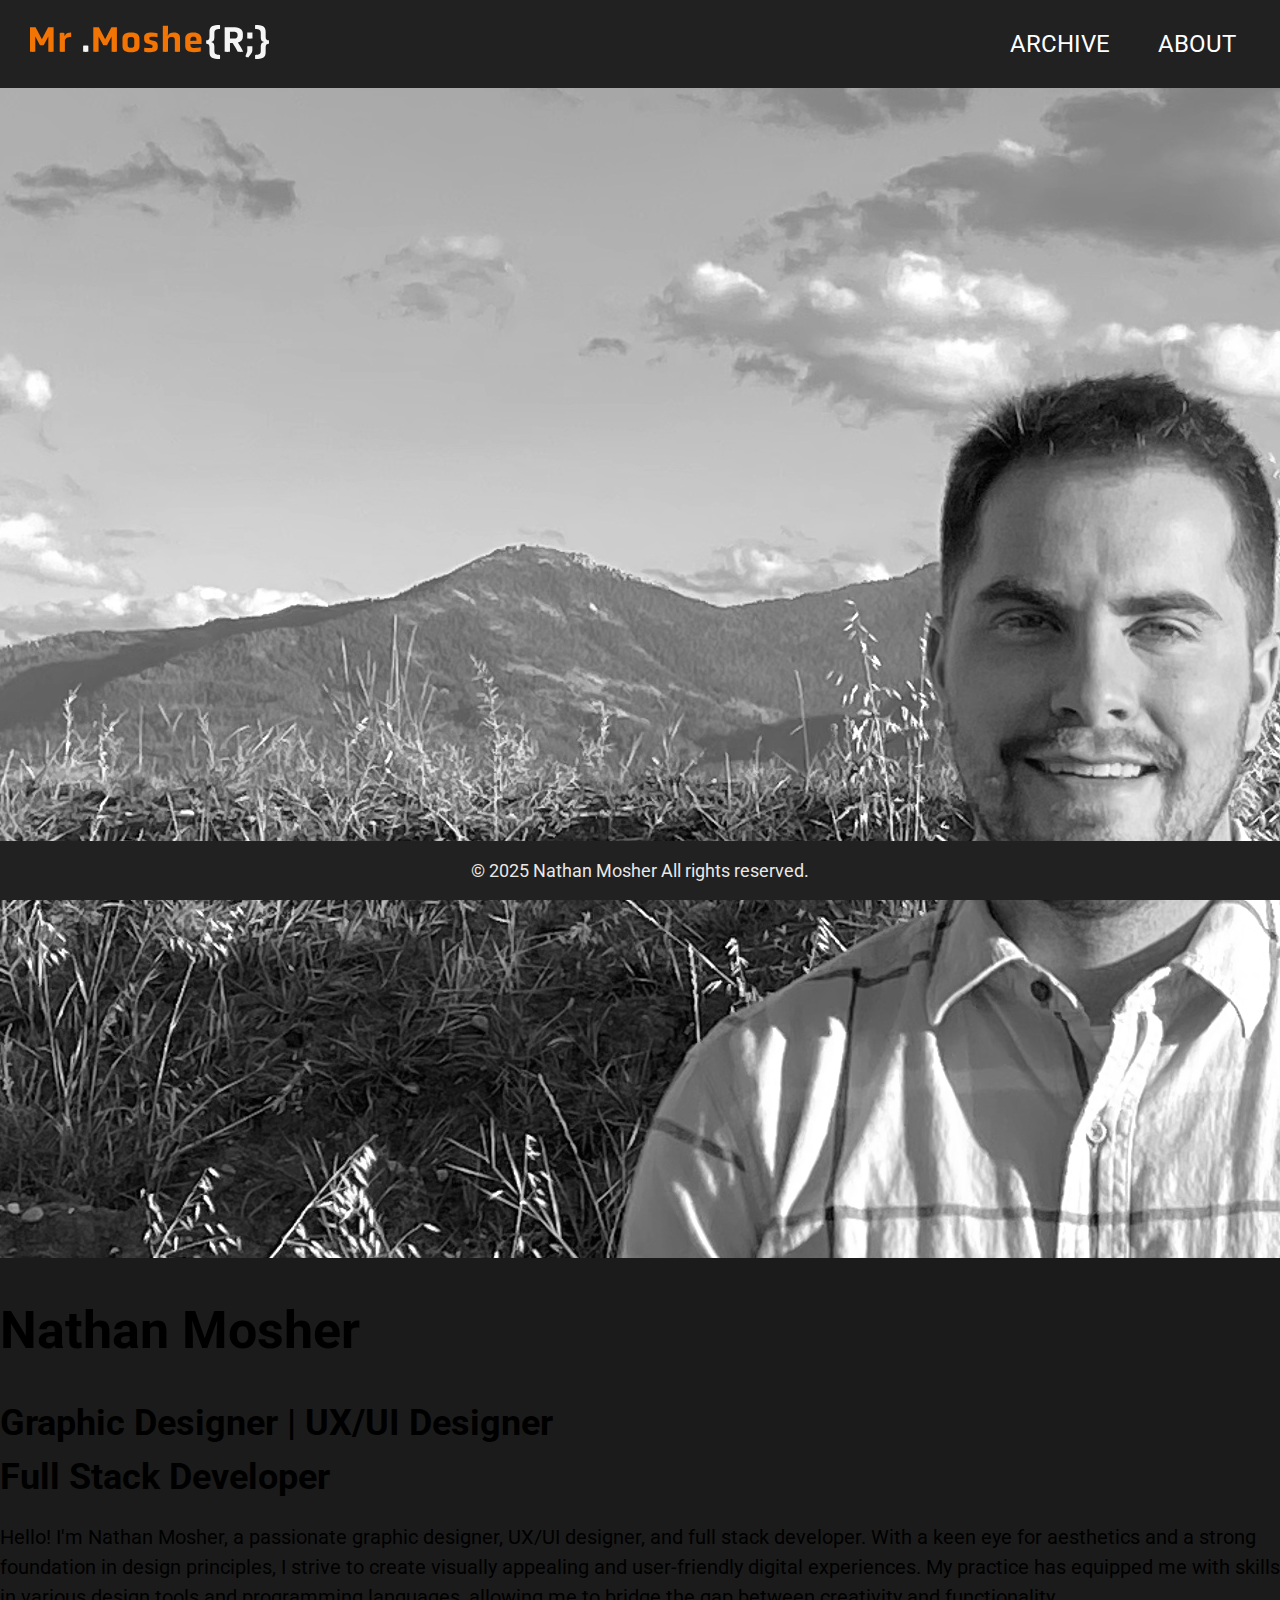
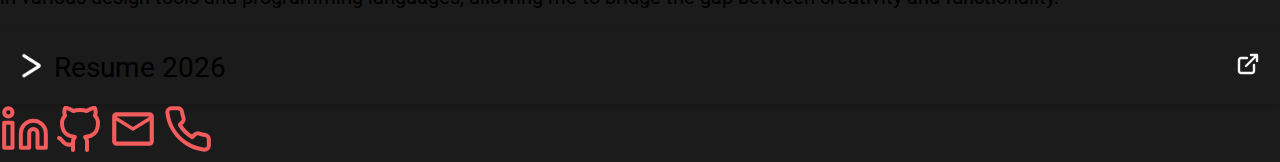
<file: about.html>
<!DOCTYPE html>
<html lang="en">
    <head>
        <meta charset="UTF-8">
        <meta name="viewport" content="width=device-width, initial-scale=1.0">
        <title>Portfolio</title>
        <link rel="icon" type="image/png" sizes="32x26" href="src/img/favicon-32x26.png">
        <link rel="stylesheet" href="src/css/main.css" />
        <link rel="stylesheet" href="src/css/about.css" />
        <script src="src/js/main.js"></script>
    </head>
    <body>
        <header class="site-header">
            <nav class="navbar">
                <div class="navlogo">
                    <a href="index.html"><img src="src/img/navlogo.svg" alt="Logo"/></a>
                </div>
                <button class="hamburger">
                    <span></span>
                    <span></span>
                    <span></span>
                </button>
                <ul class="nav-menu">
                    <li><a href="archive.html">ARCHIVE</a></li>
                    <li><a href="about.html">ABOUT</a></li>
                </ul>
            </nav>
        </header>
        <main>
            <div class="head-image">
                <img src="src/img/about-photo-right.jpg" alt="personal photo"/>
                    <h2 class="name-header">Nathan Mosher</h4>
                    <h4 class="tagline">Graphic Designer | UX/UI Designer <br> Full Stack Developer</h5>
                    <p>Hello! I'm Nathan Mosher, a passionate graphic designer, UX/UI designer, and full stack developer. With a keen eye for aesthetics and a strong foundation in design principles, I strive to create visually appealing and user-friendly digital experiences. My practice has equipped me with skills in various design tools and programming languages, allowing me to bridge the gap between creativity and functionality.</p>
            </div>

            <!-- Full-Width Dropdown Bar -->
            <div class="resume-bar">
                <div class="bar-header">
                    <!-- Group the arrow and subheader together on the left -->
                    <div class="header-left">
                        <span class="dropbtn"><img src="src/img/arrow-icon.png" class="arrow" alt="Arrow Down"></span>
                        <h4 class="subheader">Resume 2026</h4>
                    </div>
                    <!-- External link on the right -->
                    <a href="src/img/Mosh_Resume(color)_Spring2026.pdf" target="_blank" class="open-link">
                        <img src="src/img/External-link.svg" alt="Open PDF">
                    </a>
                </div>
                <div class="dropdown-content">
                    <div class="pdf-preview">
                        <embed src="src/img/Mosh_Resume(color)_Spring2026.pdf" type="application/pdf" width="100%" height="500px">
                    </div>
                </div>
            </div>
            <div class="external_links">
                <a href="https://www.linkedin.com/in/nathan-mosher/"><img src="src/img/Linkedin.svg" alt="LinkedIn Logo"/></a>
                <a href="https://github.com/CutoverOsprey39"><img src="src/img/Github.svg" alt="GitHub Logo"/></a>
                <a href="mailto:moshernat@hotmail.com"><img src= "src/img/mail.svg" alt="Email icon"/></a>
                <a href="sms:4259510102"><img src="src/img/phone-icon.svg" alt="Phone icon"/></a>
            </div>
        </main>       
        <footer class="site-footer">
            <p class="footer-text">&copy; 2025 Nathan Mosher All rights reserved.</p>
        </footer>
    </body>
</html>
</file>
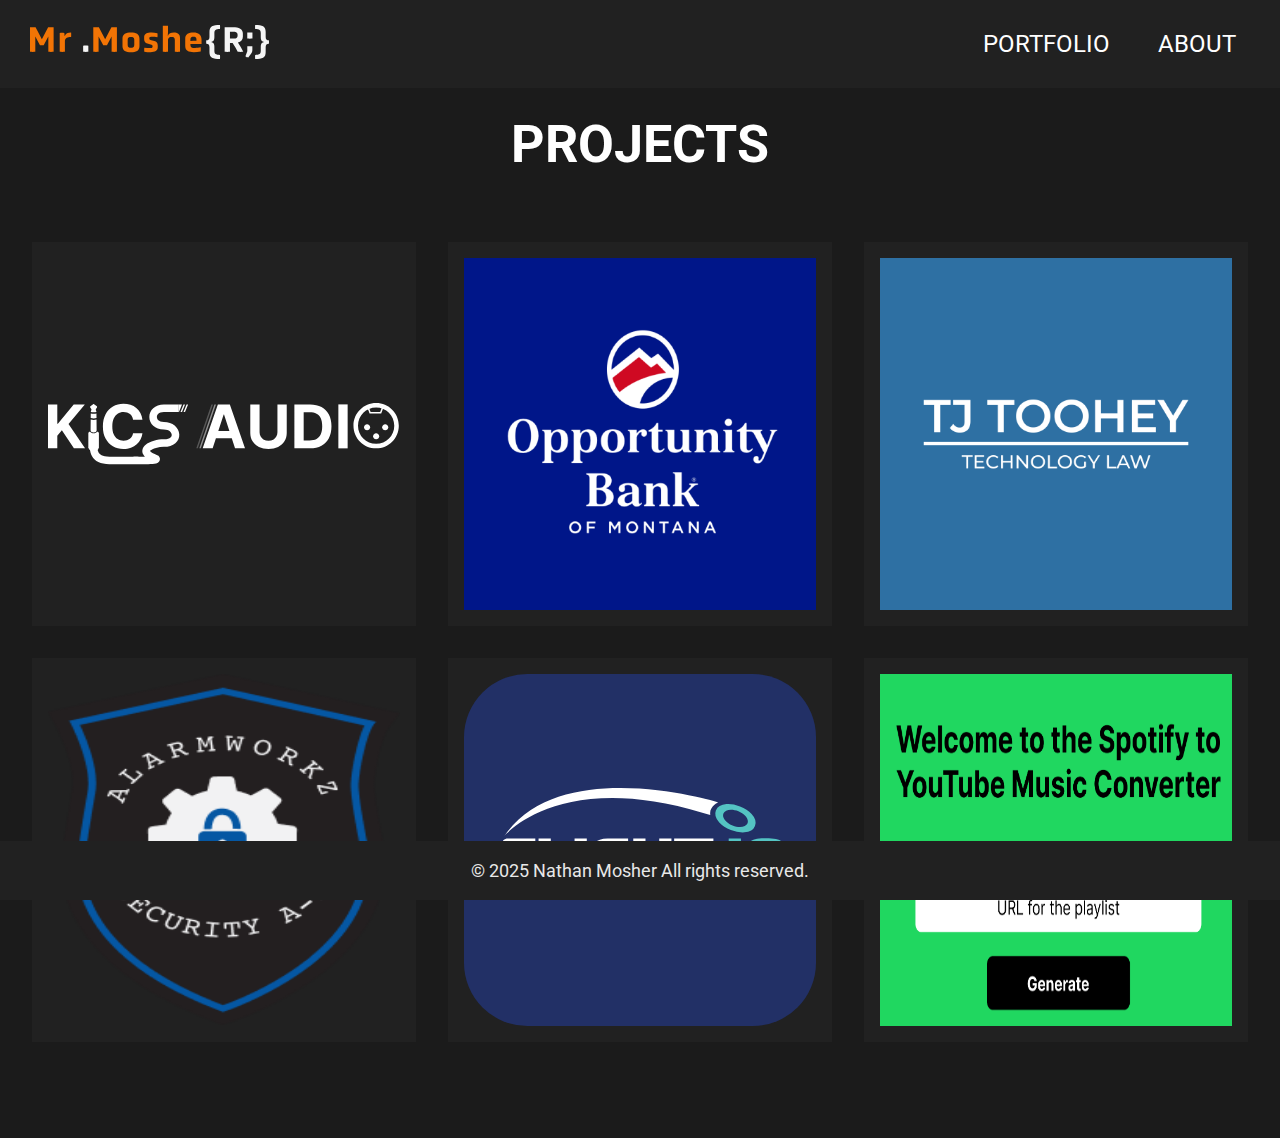
<file: archive.html>
<!DOCTYPE html>
<html lang="en">
    <head>
        <meta charset="UTF-8">
        <meta name="viewport" content="width=device-width, initial-scale=1.0">
        <title>Portfolio</title>
        <link rel="icon" type="image/png" sizes="32x26" href="src/img/favicon-32x26.png">
        <link rel="stylesheet" href="src/css/main.css" />
        <link rel="stylesheet" href="src/css/archive.css" />
        <script src="src/js/main.js"></script>
    </head>
    <body>
        <header class="site-header">
            <nav class="navbar">
                <div class="navlogo">
                    <a href="index.html"><img src="src/img/navlogo.svg" alt="Logo"/></a>
                </div>
                <button class="hamburger">
                    <span></span>
                    <span></span>
                    <span></span>
                </button>
                <ul class="nav-menu">
                    <li><a href="archive.html">PORTFOLIO</a></li>
                    <li><a href="about.html">ABOUT</a></li>
                </ul>
            </nav>
        </header>

        <main>
            <h2>PROJECTS</h2>
            <section class="gallery">
                <a href="KICS-Audio.html"><figure><img src="src/img/no TM KICS AUDIO.svg" alt="KICS Audio"></figure></a>
                <a href="opp-bank.html"><figure><img src="src/img/Opportunity Bank 500.png" alt="Opportunity Bank"></figure></a>
                <a href="TJtoohey.html"><figure><img src="src/img/tjtoohey500.png" alt="TJ Toohey"></figure></a>
                <a href="alarmworkz.html"><figure><img src="src/img/Alarmworks logo v1.png" alt="AlarmworkZ"></figure></a>
                <a href="FlightIQ.html"><figure><img src="src/img/FlightIQlogo.svg" alt="FlightIQ"></figure></a>
                <a href="spot-yt.html"><figure><img src="src/img/spotify to youtube web converter.png" alt="Spotify to YouTube Converter"></figure></a>
              </section>
        </main>

        <footer class="site-footer">
            <p class="footer-text">&copy; 2025 Nathan Mosher All rights reserved.</p>
        </footer>
    </body>
</html>
</file>
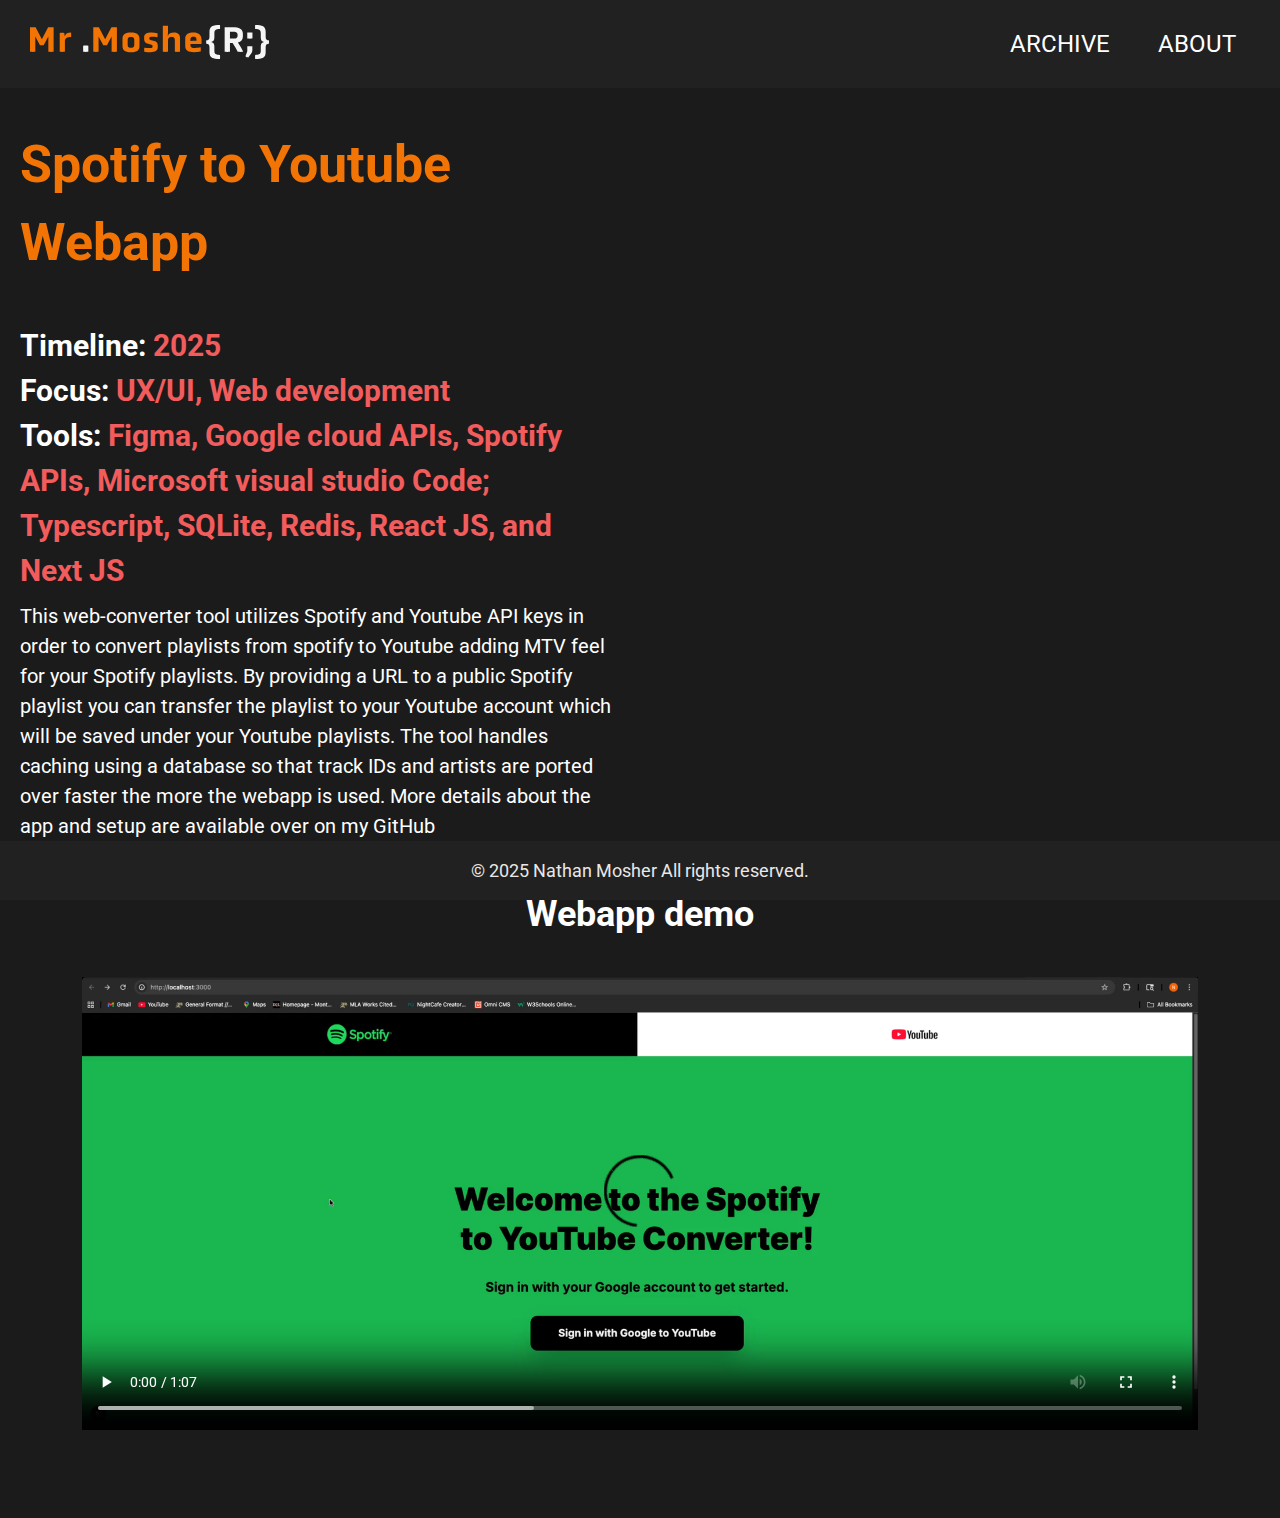
<file: spot-yt.html>
<!DOCTYPE html>
<html lang="en">
    <head>
        <meta charset="UTF-8">
        <meta name="viewport" content="width=device-width, initial-scale=1.0">
        <title>Portfolio</title>
        <link rel="icon" type="image/png" sizes="32x26" href="src/img/favicon-32x26.png">
        <link rel="stylesheet" href="src/css/main.css" />
        <link rel="stylesheet" href="src/css/spot-yt.css" />
        <script src="src/js/main.js"></script>
    </head>
    <body>
        <header class="site-header">
            <nav class="navbar">
                <div class="navlogo">
                    <a href="index.html"><img src="src/img/navlogo.svg" alt="Logo"/></a>
                </div>
                <button class="hamburger">
                    <span></span>
                    <span></span>
                    <span></span>
                </button>
                <ul class="nav-menu">
                    <li><a href="archive.html">ARCHIVE</a></li>
                    <li><a href="about.html">ABOUT</a></li>
                </ul>
            </nav>
        </header>
        <main>
            <div class="grid-wrapper">
                <div class="content-1">
                    <h2 class="name-header">Spotify to Youtube Webapp</h2>
                    <h5 class="tagline"><span>Timeline:</span> 2025<br><span>Focus:</span> UX/UI, Web development <br><span>Tools:</span> Figma, Google cloud APIs, Spotify APIs, Microsoft visual studio Code; Typescript, SQLite, Redis, React JS, and Next JS </h5>
                    <p>This web-converter tool utilizes Spotify and Youtube API keys in order to convert playlists from spotify to Youtube adding MTV feel for your Spotify playlists. By providing a URL to a public Spotify playlist you can transfer the playlist to your Youtube account which will be saved under your Youtube playlists. The tool handles caching using a database so that track IDs and artists are ported over faster the more the webapp is used. More details about the app and setup are available over on my GitHub </p>

                </div>

            </div>

            </div>

            <h4>Webapp demo</h4>
            <div class="player">
                <div class="video-container">
                    <video width="100%" controls>
                    <source src="src/img/ spot-yt.mp4" type="video/mp4">
                    </video>
                </div>


                </div>
            </div>

</div>
        </main>       
        <footer class="site-footer">
            <p class="footer-text">&copy; 2025 Nathan Mosher All rights reserved.</p>
        </footer>
    </body>
</html>
</file>
<file: src/css/about.css>
/* Header Container */
  .header-container {
    display: flex;
    flex-wrap: nowrap; /* Keeps items side-by-side */
    padding: 50px 5%; /* 5% side margins */
    align-items: center; /* Vertically centers image and text */
    max-width: 1000px;
    width: 100%; /* Ensures container takes full available width up to max-width */
    margin: 0 auto; /* Centers the container on the page */
    color: var(--white);
    box-sizing: border-box; /* Includes padding in width calculation */
}

.header-image {
    width: auto; /* Removes fixed 50% width */
    max-width: 60%; /* Limits image width to 50% of container */
    height: auto; /* Maintains aspect ratio */
    max-height: 300px; /* Matches text height approximately—adjust as needed */
    flex-shrink: 0;
    aspect-ratio: 1 / 1; /* Ensures image is square */
    object-fit: contain; /* Ensures image scales without distortion */
    margin-right: 20px; /* Space between image and text */
}

.header-text {
    flex: 1; /* Allows text to take remaining space */
    padding-left: 20px;
    display: flex;
    flex-direction: column;
    justify-content: flex-start;
}

.title {
    display: block;
    font-family: var(--primary-heading-font-family);
    font-weight: var(--primary-heading-font-weight);
    font-size: clamp(20px, 4vw, 32px);
    line-height: var(--primary-heading-line-height);
    letter-spacing: var(--primary-heading-letter-spacing);
    color: var(--primary-orange);
    margin: 0;
    word-wrap: break-word;
}

.title-orange {
    color: var(--primary-orange);
}

.description {
    display: block;
    padding-top: 5px;
    font-family: var(--primary-body-copy-font-family);
    font-weight: var(--primary-body-copy-font-weight);
    font-size: clamp(12px, 2vw, var(--primary-body-copy-font-size));
    line-height: var(--primary-body-copy-line-height);
    letter-spacing: var(--primary-body-copy-letter-spacing);
    color: var(--white);
    max-width: 60ch;
    margin-top: 10px;
    word-wrap: break-word;
}

/* Full-Width Resume Bar */
.resume-bar {
    width: 100%;
    background-color: var(--dark-gray-bg);
    color: var(--white);
    margin: 20px 0 0 0;
    border-radius: 5px 5px 0 0;
    box-shadow: 0 2px 5px rgba(0, 0, 0, 0.2);
}

/* Bar Header (Contains Left and Right Elements) */
.bar-header {
    padding: 15px 20px;
    display: flex;
    justify-content: space-between; /* Pushes left and right elements apart */
    align-items: center; /* Vertically centers all elements */
}

/* Left Side (Arrow and Subheader) */
.header-left {
    display: flex;
    align-items: center; /* Vertically centers the arrow and subheader */
    gap: 10px; /* Space between the arrow and subheader */
}

/* Dropdown Button (Arrow Icon) */
.dropbtn {
    cursor: pointer;
    display: inline-block;
}
/* Arrow Icon */
.arrow {
    transform: rotate(-90deg); /* Start at -90 degrees */
    transition: transform 0.3s ease; /* Smooth rotation */
}

.dropbtn img.arrow {
    width: 24px; /* Adjust size to match your design */
    height: auto;
    transition: transform 0.3s ease;
}

.dropbtn:hover img.arrow {
    filter: brightness(1.2); /* Matches your project image hover effect */
}

/* Subheader */
.subheader {
    font-family: var(--primary-heading-font-family);
    font-weight: var(--primary-heading-font-weight);
    font-size: clamp(20px, 4vw, 28px);
    line-height: var(--primary-heading-line-height);
    color: var(--salmon-secondary-color);
    margin: 0; /* Remove default margin */
}

/* Open Link (External Link Icon on the Right) */
.open-link {
    display: inline-block;
}

.open-link img {
    width: 24px; /* Adjust size to match your design */
    height: auto;
    transition: filter 0.3s ease;
}

.open-link:hover img {
    filter: brightness(1.2); /* Matches your project image hover effect */
}

/* Dropdown Content (Hidden by Default) */
.dropdown-content {
    display: none;
    background-color: var(--variable-collection-alt-black);
    padding: 20px 5%;
    border-radius: 0 0 5px 5px;
    box-shadow: 0 4px 8px rgba(0, 0, 0, 0.2);
}

/* Show Dropdown When Toggled */
.dropdown-content.show {
    display: block;
}

/* PDF Preview */
.pdf-preview {
    width: 100%;
    max-width: 800px;
    height: auto;
    margin: 0 auto;
    border-radius: 5px;
    overflow: hidden;
}

.pdf-preview embed {
    display: block;
}

/* Responsive Adjustments */

  /*project styles */
  .recent-projects {
      max-width: 100%;
      background: var(--variable-collection-alt-black);
  }
  
  .projects-display {
      max-width: 1000px;
      padding: 50px 5%; /* Matches header padding */
      margin: 0 auto;
  }
  
  .projects-title {
      font-family: var(--primary-heading-font-family);
      font-weight: var(--primary-heading-font-weight);
      font-size: clamp(20px, 4vw, 28px);
      line-height: var(--primary-heading-line-height);
      color: var(--white);
      margin: 0 0 30px 0; /* Space below title */
      text-align: center;
  }
  
  .projects-container {
      display: grid;
      grid-template-columns: repeat(3, 1fr); /* 3 columns at largest size */
      gap: 20px; /* Space between grid items */
      justify-content: center;
  }
  
  .project-item {
      max-width: 300px;
      transition: all 0.3s ease; /* Smooth hover transition */
      width: 100%; /* Ensures it fills grid cell */
      margin: 0 auto; /* Center within grid cell */
      text-align: center; /* Center text within grid item */
  }
  
  .project-image {
      width: 50px; /* fixed width of container */
      height: auto; /* Maintains aspect ratio */
      display: block;
      object-fit: cover; /* Ensures image fills space nicely */
      margin: 0 auto; /* Center within grid cell */
  }
  
  .project-name-bar {
      padding: 10px;
      text-align: center;
      transition: background 0.3s ease; /* Smooth hover transition */
  }
  
  .project-name {
      font-family: var(--secondary-subheading-font-family);
      font-weight: var(--secondary-subheading-font-weight);
      font-size: calc(var(--secondary-subheading-font-size)*.7); /* e.g., 16px */
      color: var(--white);
      margin: 0 auto;
      display: inline-block;
      text-decoration: none; /* Remove underline */
  }
  /*end projects styles */
  
  /* Hover Effects */
  .project-item:hover .project-image {
      filter: brightness(1.2); /* Lightens image by 20% */
  }

  /* Medium Screens (500px - 1000px) */
  @media (max-width: 1000px) {
      .header-container {
          flex-wrap: nowrap; /* Still side-by-side */
          padding: 50px 5%;
      }
      .header-image {
          width: 50%;
          height: auto;
      }
      .header-text {
          width: 50%;
  
      }
      .title {
          font-size: clamp(16px, 3vw, 32px); /* 16px to 32px */
      }
      .description {
          font-size: clamp(10px, 1.5vw, 16px); /* 10px to 16px */
          line-height: calc(var(--primary-body-copy-line-height) * 0.65); /* 15% smaller */
      }
      /* project styles */
  
      /*resume bar styles */
      .resume-bar {
        margin: 20px 0 0 0 0;
    }
    .bar-header {
        padding: 15px 5%; /* Matches header-container padding */
    }
    .dropdown-content {
        padding: 20px 5%;
    }
    .subheader {
        font-size: clamp(18px, 2.5vw, 28px); /* Matches projects-title */
    }
    .pdf-preview embed {
        aspect-ratio: 8.5/11;
    }
    .dropbtn img.arrow, .open-link img {
        width: 20px; /* Slightly smaller icons */
    }

      /* project styles */
      .projects-container {
          grid-template-columns: repeat(3, 1fr); /* 2 columns */
          gap: 20px;
      }
      .projects-title {
          font-size: clamp(18px, 2.5vw, 14px);
      }
      /* end project styles */
  }
  
  
  /* Small Screens (<700px, down to 320px) */
  @media (max-width: 700px) {
      .header-container {
          flex-direction: column; /* Stack vertically */
          flex-wrap: wrap;
          padding-top: 20px;
          max-width: 320px;
      }
      .header-image {
          width: 100%;
          height: auto;
          margin: 0 auto;
          max-width: 300px;
      }
      .header-text {
          width: 100%;
          padding: 0; /* Remove left padding */
          padding-top: 20px;
          text-align: left;
      }
      .title {
          font-size: clamp(16px, 5vw, 20px); /* 16px to 20px */
      }
      .description {
          font-size: clamp(10px, 3vw, 12px); /* 10px to 12px */
          line-height: calc(var(--primary-body-copy-line-height) * 0.6); /* 25% smaller */
      }

        /* resume bar styles */
        .resume-bar {
            margin: 10px 0 0 0 0;
        }
        .bar-header {
            padding: 10px 10px;
        }
        .subheader {
            font-size: clamp(16px, 5vw, 18px);
        }
        .pdf-preview embed {
            aspect-ratio: 8.5/11;
        }
        .dropbtn img.arrow, .open-link img {
            width: 18px; /* Smaller icons on mobile */
        }
        .header-left {
            gap: 8px; /* Reduce gap on smaller screens */
        }
      /*project styles */
      .recent-projects {
          padding: 20px 10px; /* Matches header for 320px viewport */
      }
      .projects-container {
          grid-template-columns: 1fr; /* Single column */
          gap: 15px; /* Reduced gap for smaller screens */
      }
      .project-item {
          max-width: 300px;
      }
      .project-image {
          width: 50px;
          height: auto; /* Maintains aspect ratio */
          max-height: 300px; /* Caps height */
      }
      .projects-title {
          font-size: clamp(16px, 5vw, 18px);
      }
      .project-name{
        font-size: clamp(10px, 3vw, 12px)
      }
      /* end project styles */
  }
</file>
<file: src/css/archive.css>
/* Base (mobile first) */
* {
    box-sizing: border-box;
    margin: 0;
    padding: 0;
  }
  
  body {
    margin: 0 auto;
    max-width: 100vw; /* Prevent horizontal overflow */
    overflow-x: hidden; /* Hide horizontal overflow */
  }
  
  h2 {
    text-align: center;
    color: #ffffff;
  }
  
  .gallery {
    display: grid;
    grid-template-columns: 1fr;
    gap: 1rem;
    padding: 1rem;
    max-width: 100%; /* Ensure gallery fits within body */
    box-sizing: border-box;
    margin-bottom: 4rem;
  }
  
  .gallery a {
    display: block; /* Ensure anchor fills grid cell */
    text-decoration: none; /* Remove default underline */
    color: inherit; /* Inherit text color */
  }
  
  .gallery a:hover figure {
    background-color: #333333; /* Lighter gray for hover contrast */
    opacity: 0.9; /* Slight fade for hover effect */
    transition: background-color 0.3s ease, opacity 0.3s ease; /* Smooth transition */
  }
  
  figure {
    margin: 0;
    display: flex;
    flex-direction: column; /* Stack content vertically */
    justify-content: center; /* Center content horizontally */
    align-items: center; /* Center content vertically */
    background-color: #212121; /* Black background */
    aspect-ratio: 1/1; /* Maintain square figure */
    padding: 1rem;

  }
  
  figure img {
    max-width: 100%; 
    height: auto; 
    aspect-ratio: 3/3; 
    width: min(100%, 400px); /* Ensure consistent size, cap at 200px or 90% of figure */
    min-width: 100px; /* Prevent SVGs from becoming too tiny */
  }
  

  @media (min-width: 768px) {
    .gallery {
      grid-template-columns: repeat(2, 1fr);
      gap: 1.5rem;
      padding: 1.5rem;
    }
  }
  
  /* Desktop (≥1025px) */
  @media (min-width: 1025px) {
    body {
      max-width: 1500px;
      overflow-x: hidden; /* Reinforce no horizontal overflow */
    }
    .gallery {
      grid-template-columns: repeat(3, 1fr);
      gap: 2rem;
      padding: 2rem;
    }
  }
</file>
<file: src/css/spot-yt.css>
/* Base (mobile first) */
* {
    box-sizing: border-box;
    margin: 0;
    padding: 0;
  }
  
  body {
    margin: 0 auto;
    max-width: 100vw;
    overflow-x: hidden;
  }
  
  .grid-wrapper {
    display: grid;
    grid-template-columns: 1fr;
    gap: 40px;
    padding: 20px;
    max-width: 1500px;
    margin: 0 auto;
  }
  
  span {
    color: #FFFFFF;
  }
  
  .content-1, .content-2 {
    display: flex;
    flex-direction: column;
    justify-content: flex-start;
  }
  
  .content-1 h2, .content-1 h5 {
    text-align: left;
    max-width: 730px;
  }
  
  .content-1 h2 {
    color: #F27405;
  }
  
  .content-1 h5, .demo-description h5, .demo-description h5 {
    color: #f25c5c;
    margin-bottom: 0.5rem;
  }
  
  .content-1 p, .demo-description p {
    color: #FFFFFF;
    margin-bottom: 0.5rem;
  }
  
  .content-2 img{
    height: auto;
    border-radius: 10%;
    max-width: 100%;
  }
  
  .player {
    display: grid;
    grid-template-columns: 1fr;
    gap: 20px;
    padding: 20px;
    max-width: 1500px;
    margin: 0 auto;
  }
  
  h4 {
    color: #FFFFFF;
    text-align: center;
    margin-bottom: 1rem;
  }
  
  .video-container{
    max-width: 350px;
    height: auto;
    margin: 0 auto;
  }
  
  .video {
    width: 100%;
    padding: 20px;
    display: flex;
    justify-content: center;
    align-items: center;
  }
  
  .demo-description {
    max-width: 700px;
    display: flex;
    flex-direction: column;
    justify-content: flex-start;
  }
  
  /* Desktop layout (≥769px) */
  @media (min-width: 769px) {
    .grid-wrapper {
      grid-template-columns: 1fr 1fr;
    }
  
    .content-2 {
      padding-top: 50px;
    }

    .video-container {
        width: 90%;
        max-width: 10000px;
        margin: 0 auto;
        justify-self: center;
        margin-bottom: 60px;
        
        display: block;           /* helps margin: 0 auto work reliably */
        overflow: hidden;         /* prevents any child overflow from showing */
    }

    .video-container img,
    .video-container svg {
        width: 100% !important;     /* ← force it to fill container width */
        max-width: 100%;            /* prevents it from exceeding container */
        height: auto !important;    /* maintain aspect ratio */
        display: block;             /* removes any bottom gap from inline image */
        margin: 0 auto;             /* just in case */
    }
   
  }
  
  /* Mobile layout (≤800px) */
  @media (max-width: 800px) {
    .grid-wrapper, .player {
      grid-template-columns: 1fr;
      grid-template-rows: auto auto;
    }
  
    .content-1 {
      order: 2;
    }
    .video-container {
        width: 95%;
        max-width: 700px;
        margin: 0 auto;
        justify-self: center;
        
        
        display: block;           /* helps margin: 0 auto work reliably */
        overflow: hidden;         /* prevents any child overflow from showing */
    }

    .video-container img,
    .video-container svg {
        width: 100% !important;     /* ← force it to fill container width */
        max-width: 100%;            /* prevents it from exceeding container */
        height: auto !important;    /* maintain aspect ratio */
        display: block;             /* removes any bottom gap from inline image */
        margin: 0 auto;             /* just in case */
    }
    .content-2{
      order: 1;
    }
    .demo-description{
        order: 2;
    } 
  
    .content-2 img {
      align-self: center;
    }
  }
  
  /* Large desktops (≥1501px) */
  @media (min-width: 1501px) {
    body {
      max-width: 1500px;
      margin: 0 auto;
    }
  }

/* Project Gallery */
  .project-gallery {
    display: grid;
    grid-template-columns: repeat(auto-fit, minmax(200px, 1fr));
    gap: 20px;
    padding: 20px;
    max-width: 1500px;
    margin: 0 auto;
    margin-bottom: 4rem;
  }
  .project-gallery .image {
    max-height: 250px;
    max-width:350px;
    display: flex;
    justify-content: center;
    align-items: center;
    background-color: #212121;
    overflow-x: hidden;
    padding: 10px;
    border-radius: 10px;
  }
  .project-gallery .image img {
    max-width: 100%;
    max-height: 100%;
    border-radius: 10px;
  }
  .project-gallery .image:hover {
    background-color: #333333;
    opacity: 0.9;
    transition: background-color 0.3s ease, opacity 0.3s ease;
  }
  .preview-image {
    position: fixed;
    top: 0;
    left: 0;
    background: rgba(0, 0, 0, 0.8);
    height: 100vh;
    width: 100vw;
    z-index: 1000;
    display: none;
    flex-direction: column;
    align-items: center;
    justify-content: center;
    padding: 20px;
}

.preview-image span {
    position: fixed;
    top: 20px;
    right: 20px;
    font-size: 40px;
    font-weight: bold;
    color: #ffffff;
    cursor: pointer;
    z-index: 1001;
}

.preview-image img.zoomable {
    max-width: 90%;
    max-height: 70vh;
    object-fit: contain;
    border: 10px solid #212121;
    transform-origin: center center;
    transition: transform 0.2s ease; /* Smooth zoom, but not panning */
    cursor: move; /* Indicate draggable when zoomed */
    user-select: none; /* Prevent text selection */
    touch-action: none; /* Prevent default touch behaviors */
}

.preview-image .image-desc {
    color: #ffffff;
    max-width: 90%;
    text-align: center;
    margin: 20px 0;
}

.zoom-controls {
    position: fixed;
    top: 20px;
    left: 20px;
    display: flex;
    gap: 10px;
    z-index: 1001;
}

.zoom-btn {
    background: #333333;
    color: #ffffff;
    border: none;
    border-radius: 5px;
    padding: 10px 15px;
    font-size: 18px;
    cursor: pointer;
    transition: background 0.3s ease;
}

.zoom-btn:hover {
    background: #555555;
}

.zoom-btn:focus {
    outline: 2px solid #f27405;
    outline-offset: 2px;
}
</file>
<file: src/css/main.css>
/* Import Roboto font from Google Fonts */
@import url('https://fonts.googleapis.com/css2?family=Roboto:wght@400;700&display=swap');

/* Global box-sizing and reset */
*,
*::before,
*::after {
  box-sizing: border-box;
  margin: 0;
  padding: 0;
}

/* Base styles */
:root {
  --base-font-size: 16px;
  --header-font: 'Roboto', sans-serif;
  --body-font: 'Roboto', sans-serif;
  --header-weight: 700;
  --body-weight: 400;
  --primary-color: #ffffff;
  --hover-color: #a4a4a4;
  --navbar-bg: #212121;
  --body-bg: #1B1B1B;
}

/* HTML and Body */
html {
  width: 100%;
}

body {
  width: 100%;
  background-color: var(--body-bg);
  font-family: var(--body-font);
  font-weight: var(--body-weight);
  font-size: var(--base-font-size);
  line-height: 1.5;
  overflow-x: hidden;
  padding-top: 80px; /* Space for fixed navbar */
}

/* Headings */
h1, h2, h3, h4, h5, h6, button{
  font-family: var(--header-font);
  font-weight: var(--header-weight);
  margin: 0.5em 0;
}
/* Navbar */
.navbar {
  display: flex;
  justify-content: space-between;
  align-items: center;
  background-color: var(--navbar-bg);
  position: fixed;
  top: 0;
  left: 0;
  width: 100%;
  padding: 1.25rem;
  z-index: 1000;
}

/* Logo */
.navlogo img {
  height: 30px;
  width: auto;
  max-width: 100%;
  margin-top: 5px;
  margin-left: 10px;
}

/* Hamburger menu */
.hamburger {
  display: none;
  flex-direction: column;
  justify-content: space-between;
  width: 30px;
  height: 20px;
  background: transparent;
  border: none;
  cursor: pointer;
  z-index: 1001;
}

.hamburger span {
  width: 100%;
  height: 4px;
  background-color: var(--primary-color);
  transition: all 0.3s ease-in-out;
}

.hamburger.active span:nth-child(1) {
  transform: translateY(8px) rotate(45deg);
}

.hamburger.active span:nth-child(2) {
  opacity: 0;
}

.hamburger.active span:nth-child(3) {
  transform: translateY(-8px) rotate(-45deg);
}

/* Navigation menu */
.nav-menu {
  display: flex;
  list-style: none;
  padding: 0;
  margin: 0;
}

.nav-menu li {
  margin: 0 1.5rem;
}

.nav-menu a {
  text-decoration: none;
  color: var(--primary-color);
  font-family: var(--body-font);
  font-weight: 400;
  font-size: calc(var(--base-font-size) * 1);
  position: relative;
}

.nav-menu a:hover {
  color: var(--hover-color);
  text-decoration: underline;
  text-underline-offset: 4px;
}

/* Content */
.content {
  max-width: 100%;
  margin: 0 auto;
  padding: 0 1rem;
}

/* Footer */
.site-footer {
  background-color: var(--navbar-bg);
  padding: 1rem;
  text-align: center;
  position: fixed;
  bottom: 0;
  left: 0;
  z-index: 1000;
  width: 100%;
}

.footer-text {
  font-family: var(--body-font);
  font-weight: 400;
  font-size: calc(var(--base-font-size) * 0.9);
  color: #E8E8E8;
}

/* Responsive font scaling */

/* Mobile portrait (up to 576px) */
@media screen and (max-width: 576px) and (orientation: portrait) {
  :root {
    --base-font-size: 14px;
  }

  h1 { font-size: calc(var(--base-font-size) * 2); }
  h2 { font-size: calc(var(--base-font-size) * 1.75); }
  h3 { font-size: calc(var(--base-font-size) * 1.5); }
  h4 { font-size: calc(var(--base-font-size) * 1.25); }
  h5, h6 { font-size: calc(var(--base-font-size) * 1.1); }

  .navbar {
    padding: 0.5rem;
  }

  .hamburger {
    display: flex;
    margin: 10px;
  }

  .nav-menu {
    display: none;
    flex-direction: column;
    position: absolute;
    top: 60px;
    left: 0;
    width: 100%;
    background-color: var(--navbar-bg);
    padding: 1rem 0;
    box-shadow: 0 4px 6px rgba(0, 0, 0, 0.1);
  }

  .nav-menu.active {
    display: flex;
  }

  .nav-menu li {
    margin: 0.5rem 1rem;
  }

  .nav-menu a {
    font-size: calc(var(--base-font-size) * 1.1);
  }

  .navlogo img {
    height: 30px;
  }
}

/* Mobile landscape */
@media screen and (max-width: 768px) and (orientation: landscape) {
  :root {
    --base-font-size: 15px;
  }

  h1 { font-size: calc(var(--base-font-size) * 2.2); }
  h2 { font-size: calc(var(--base-font-size) * 1.9); }
  h3 { font-size: calc(var(--base-font-size) * 1.6); }
  h4 { font-size: calc(var(--base-font-size) * 1.3); }
  h5, h6 { font-size: calc(var(--base-font-size) * 1.15); }

  .navbar {
    padding: 0.5rem;
  }

  .hamburger {
    display: flex;
  }

  .nav-menu {
    display: none;
    flex-direction: column;
    position: absolute;
    top: 60px;
    left: 0;
    width: 100%;
    background-color: var(--navbar-bg);
    padding: 1rem 0;
  }

  .nav-menu.active {
    display: flex;
  }

  .nav-menu li {
    margin: 0.5rem 1rem;
  }

  .nav-menu a {
    font-size: calc(var(--base-font-size) * 1.1);
  }

  .navlogo img {
    height: 30px;
  }
}

/* Tablet and above (min-width: 577px) */
@media screen and (min-width: 577px) {
  .hamburger {
    display: none;
  }

  .nav-menu {
    display: flex !important;
    position: static;
    background-color: transparent;
    box-shadow: none;
  }

  .nav-menu li {
    margin: 0 1.5rem;
  }

  .navlogo img {
    height: 30px;
  }
}

/* Tablet landscape and small desktop (769px - 992px) */
@media screen and (min-width: 769px) and (max-width: 992px) {
  :root {
    --base-font-size: 17px;
  }

  h1 { font-size: calc(var(--base-font-size) * 2.8); }
  h2 { font-size: calc(var(--base-font-size) * 2.2); }
  h3 { font-size: calc(var(--base-font-size) * 1.8); }
  h4 { font-size: calc(var(--base-font-size) * 1.5); }
  h5, h6 { font-size: calc(var(--base-font-size) * 1.3); }

  .nav-menu a {
    font-size: calc(var(--base-font-size) * 1.1);
  }
}

/* Desktop (993px - 1200px) */
@media screen and (min-width: 993px) and (max-width: 1200px) {
  :root {
    --base-font-size: 18px;
  }

  h1 { font-size: calc(var(--base-font-size) * 3); }
  h2 { font-size: calc(var(--base-font-size) * 2.4); }
  h3 { font-size: calc(var(--base-font-size) * 2); }
  h4 { font-size: calc(var(--base-font-size) * 1.6); }
  h5, h6 { font-size: calc(var(--base-font-size) * 1.4); }

  .nav-menu a {
    font-size: calc(var(--base-font-size) * 1.2);
  }
}

/* Large desktop (1201px and up) */
@media screen and (min-width: 1201px) {
  :root {
    --base-font-size: 20px;
  }

  h1 { font-size: calc(var(--base-font-size) * 3.2); }
  h2 { font-size: calc(var(--base-font-size) * 2.6); }
  h3 { font-size: calc(var(--base-font-size) * 2.2); }
  h4 { font-size: calc(var(--base-font-size) * 1.8); }
  h5, h6 { font-size: calc(var(--base-font-size) * 1.5); }

  .nav-menu a {
    font-size: calc(var(--base-font-size) * 1.2);
  }

  .navlogo img {
    height: 35px;
  }
}

/* High-resolution displays */
@media screen and (-webkit-min-device-pixel-ratio: 2), (min-resolution: 192dpi) {
  body {
    font-smooth: always;
    -webkit-font-smoothing: antialiased;
    -moz-osx-font-smoothing: grayscale;
  }
}
</file>
